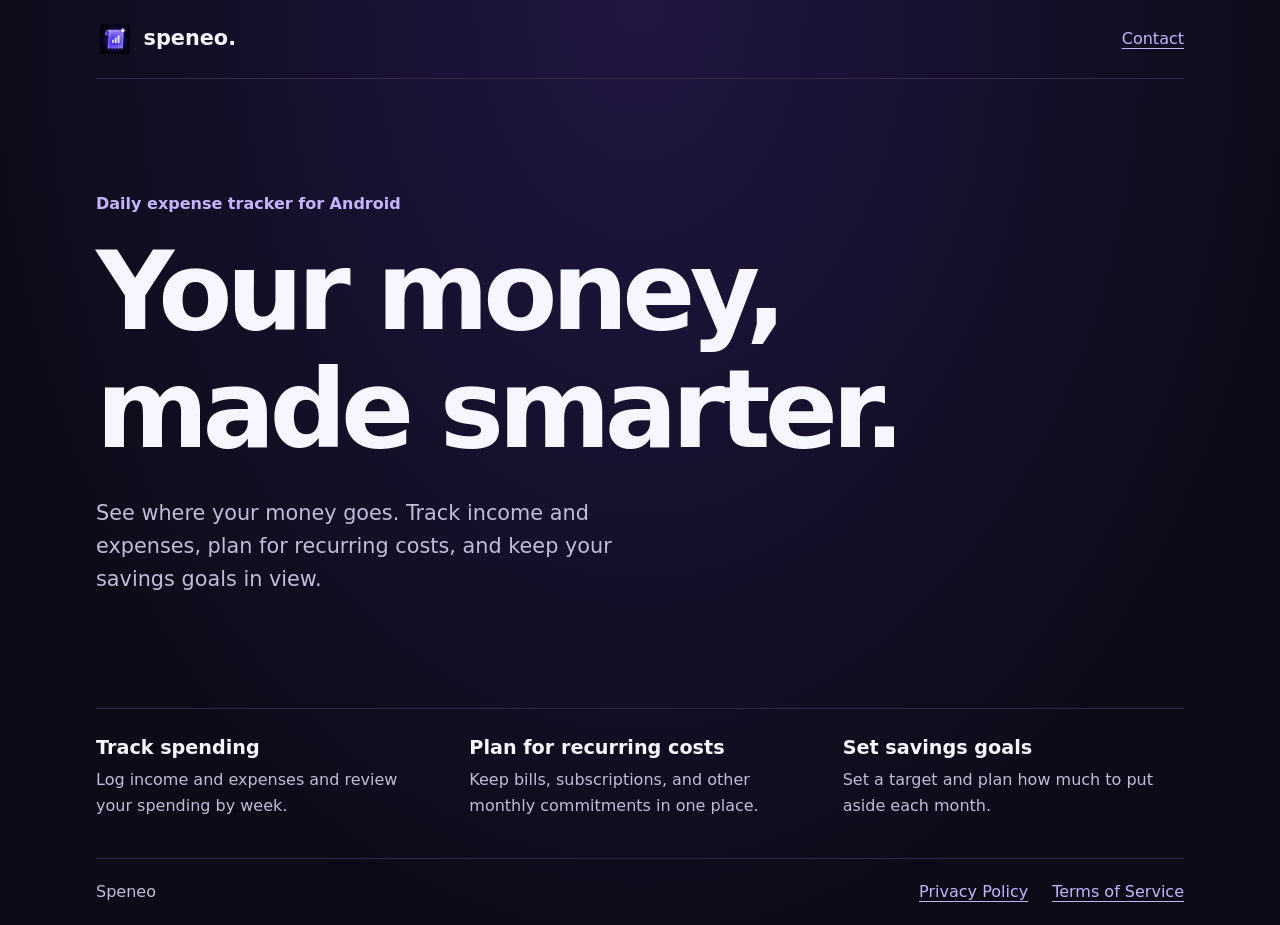
<file: index.html>
<!doctype html>
<html lang="en">
<head>
  <meta charset="utf-8">
  <meta name="viewport" content="width=device-width, initial-scale=1">
  <meta name="description" content="Speneo is an Android app for tracking daily spending, recurring costs, and savings goals.">
  <title>Speneo — Daily Expense Tracker</title>
  <link rel="icon" href="speneo-icon.webp" type="image/webp">
  <link rel="stylesheet" href="site.css">
</head>
<body>
  <header class="site-header wrap">
    <a class="brand" href="./">
      <img src="speneo-icon.webp" alt="" width="38" height="38">
      <span>speneo.</span>
    </a>
    <nav aria-label="Main navigation">
      <a href="mailto:official.speneo@gmail.com">Contact</a>
    </nav>
  </header>
  <main class="wrap">
    <section class="hero" aria-labelledby="page-title">
      <p class="product-label">Daily expense tracker for Android</p>
      <h1 id="page-title">Your money,<br>made smarter.</h1>
      <p class="intro">See where your money goes. Track income and expenses, plan for recurring costs, and keep your savings goals in view.</p>
    </section>
    <section class="features" aria-label="What you can do with Speneo">
      <div>
        <h2>Track spending</h2>
        <p>Log income and expenses and review your spending by week.</p>
      </div>
      <div>
        <h2>Plan for recurring costs</h2>
        <p>Keep bills, subscriptions, and other monthly commitments in one place.</p>
      </div>
      <div>
        <h2>Set savings goals</h2>
        <p>Set a target and plan how much to put aside each month.</p>
      </div>
    </section>
  </main>
  <footer class="site-footer wrap">
    <span>Speneo</span>
    <nav aria-label="Legal and support">
      <a href="privacy/">Privacy Policy</a>
      <a href="terms/">Terms of Service</a>
    </nav>
  </footer>
</body>
</html>
</file>
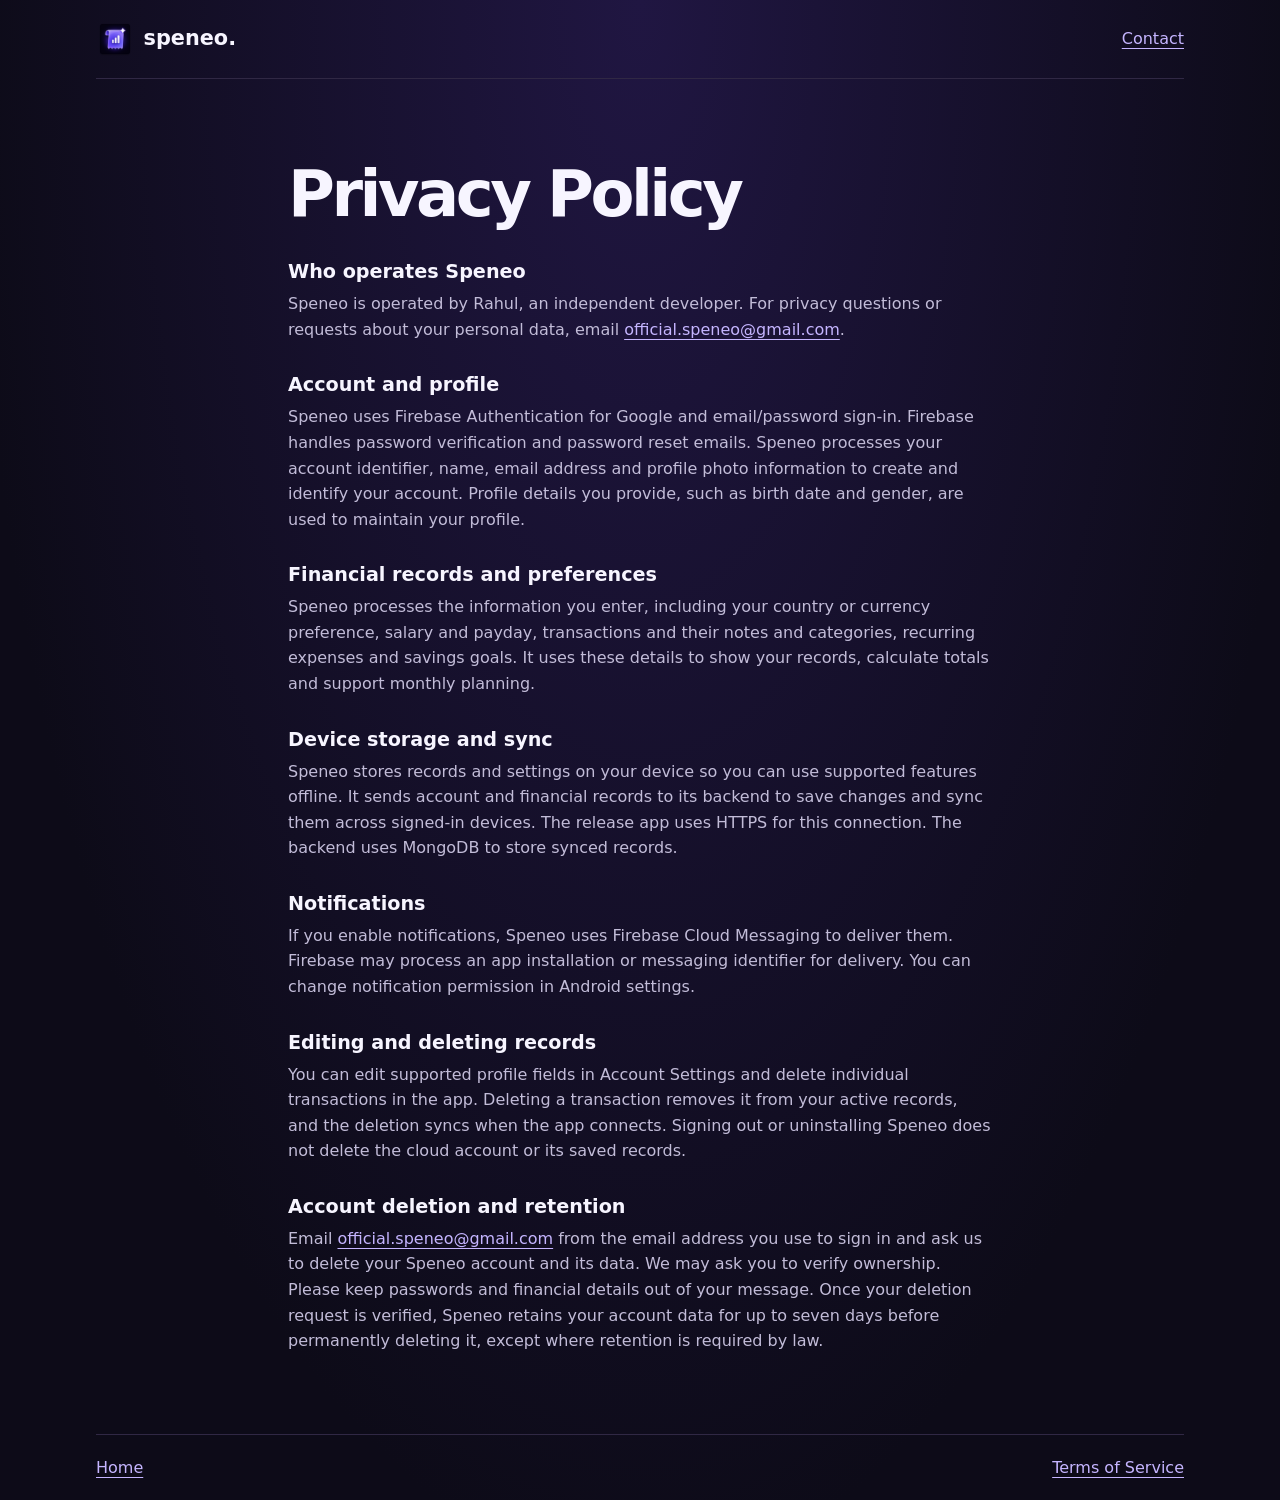
<file: privacy/index.html>
<!doctype html>
<html lang="en">
<head>
  <meta charset="utf-8">
  <meta name="viewport" content="width=device-width, initial-scale=1">
  <title>Privacy Policy — Speneo</title>
  <link rel="icon" href="../speneo-icon.webp" type="image/webp">
  <link rel="stylesheet" href="../site.css">
</head>
<body>
  <header class="site-header wrap">
    <a class="brand" href="../">
      <img src="../speneo-icon.webp" alt="" width="38" height="38">
      <span>speneo.</span>
    </a>
    <nav aria-label="Main navigation">
      <a href="mailto:official.speneo@gmail.com">Contact</a>
    </nav>
  </header>
  <main class="wrap legal">
    <h1>Privacy Policy</h1>
    <section>
      <h2>Who operates Speneo</h2>
      <p>Speneo is operated by Rahul, an independent developer. For privacy questions or requests about your personal data, email <a href="mailto:official.speneo@gmail.com">official.speneo@gmail.com</a>.</p>
    </section>
    <section>
      <h2>Account and profile</h2>
      <p>Speneo uses Firebase Authentication for Google and email/password sign-in. Firebase handles password verification and password reset emails. Speneo processes your account identifier, name, email address and profile photo information to create and identify your account. Profile details you provide, such as birth date and gender, are used to maintain your profile.</p>
    </section>
    <section>
      <h2>Financial records and preferences</h2>
      <p>Speneo processes the information you enter, including your country or currency preference, salary and payday, transactions and their notes and categories, recurring expenses and savings goals. It uses these details to show your records, calculate totals and support monthly planning.</p>
    </section>
    <section>
      <h2>Device storage and sync</h2>
      <p>Speneo stores records and settings on your device so you can use supported features offline. It sends account and financial records to its backend to save changes and sync them across signed-in devices. The release app uses HTTPS for this connection. The backend uses MongoDB to store synced records.</p>
    </section>
    <section>
      <h2>Notifications</h2>
      <p>If you enable notifications, Speneo uses Firebase Cloud Messaging to deliver them. Firebase may process an app installation or messaging identifier for delivery. You can change notification permission in Android settings.</p>
    </section>
    <section>
      <h2>Editing and deleting records</h2>
      <p>You can edit supported profile fields in Account Settings and delete individual transactions in the app. Deleting a transaction removes it from your active records, and the deletion syncs when the app connects. Signing out or uninstalling Speneo does not delete the cloud account or its saved records.</p>
    </section>
    <section>
      <h2>Account deletion and retention</h2>
      <p>Email <a href="mailto:official.speneo@gmail.com?subject=Speneo%20account%20deletion%20request">official.speneo@gmail.com</a> from the email address you use to sign in and ask us to delete your Speneo account and its data. We may ask you to verify ownership. Please keep passwords and financial details out of your message. Once your deletion request is verified, Speneo retains your account data for up to seven days before permanently deleting it, except where retention is required by law.</p>
    </section>
  </main>
  <footer class="site-footer wrap">
    <a href="../">Home</a>
    <nav aria-label="Legal and support">
      <a href="../terms/">Terms of Service</a>
    </nav>
  </footer>
</body>
</html>
</file>
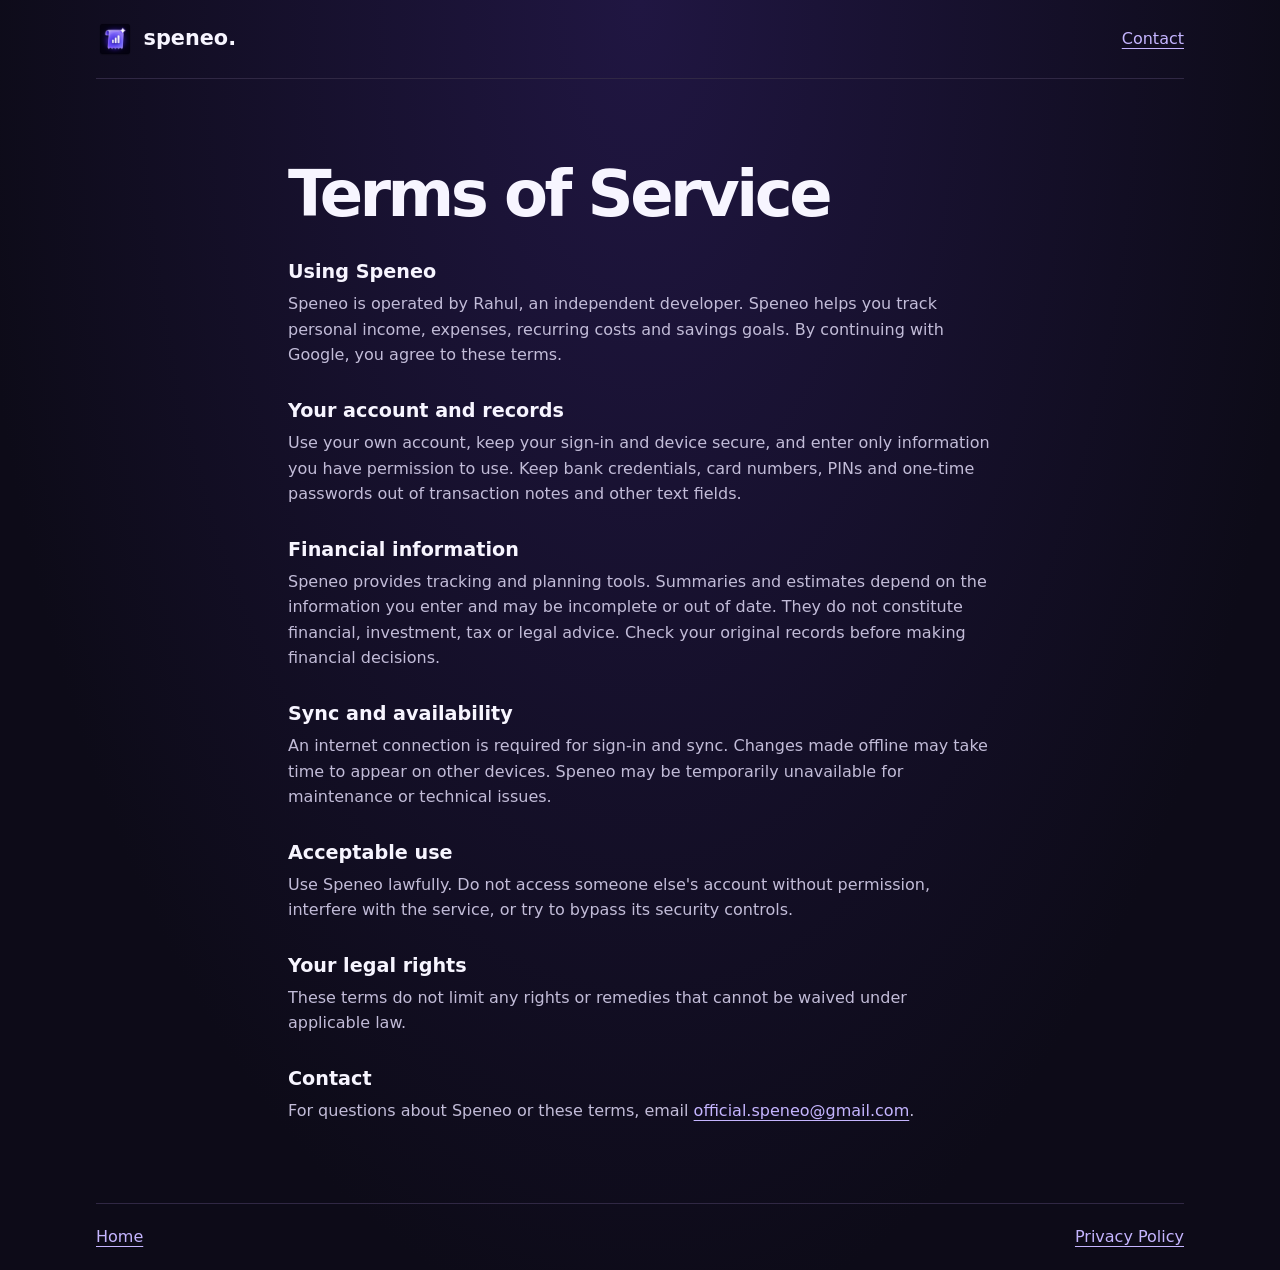
<file: terms/index.html>
<!doctype html>
<html lang="en">
<head>
  <meta charset="utf-8">
  <meta name="viewport" content="width=device-width, initial-scale=1">
  <title>Terms of Service — Speneo</title>
  <link rel="icon" href="../speneo-icon.webp" type="image/webp">
  <link rel="stylesheet" href="../site.css">
</head>
<body>
  <header class="site-header wrap">
    <a class="brand" href="../">
      <img src="../speneo-icon.webp" alt="" width="38" height="38">
      <span>speneo.</span>
    </a>
    <nav aria-label="Main navigation">
      <a href="mailto:official.speneo@gmail.com">Contact</a>
    </nav>
  </header>
  <main class="wrap legal">
    <h1>Terms of Service</h1>
    <section>
      <h2>Using Speneo</h2>
      <p>Speneo is operated by Rahul, an independent developer. Speneo helps you track personal income, expenses, recurring costs and savings goals. By continuing with Google, you agree to these terms.</p>
    </section>
    <section>
      <h2>Your account and records</h2>
      <p>Use your own account, keep your sign-in and device secure, and enter only information you have permission to use. Keep bank credentials, card numbers, PINs and one-time passwords out of transaction notes and other text fields.</p>
    </section>
    <section>
      <h2>Financial information</h2>
      <p>Speneo provides tracking and planning tools. Summaries and estimates depend on the information you enter and may be incomplete or out of date. They do not constitute financial, investment, tax or legal advice. Check your original records before making financial decisions.</p>
    </section>
    <section>
      <h2>Sync and availability</h2>
      <p>An internet connection is required for sign-in and sync. Changes made offline may take time to appear on other devices. Speneo may be temporarily unavailable for maintenance or technical issues.</p>
    </section>
    <section>
      <h2>Acceptable use</h2>
      <p>Use Speneo lawfully. Do not access someone else's account without permission, interfere with the service, or try to bypass its security controls.</p>
    </section>
    <section>
      <h2>Your legal rights</h2>
      <p>These terms do not limit any rights or remedies that cannot be waived under applicable law.</p>
    </section>
    <section>
      <h2>Contact</h2>
      <p>For questions about Speneo or these terms, email <a href="mailto:official.speneo@gmail.com">official.speneo@gmail.com</a>.</p>
    </section>
  </main>
  <footer class="site-footer wrap">
    <a href="../">Home</a>
    <nav aria-label="Legal and support">
      <a href="../privacy/">Privacy Policy</a>
    </nav>
  </footer>
</body>
</html>
</file>
<file: site.css>
:root {
  color-scheme: dark;
  --background: #0d0b18;
  --text: #f7f5ff;
  --muted: #c2bcd8;
  --accent: #c5b5ff;
  --border: #302844;
  font-family: system-ui, sans-serif;
  line-height: 1.6;
}

* { box-sizing: border-box; }

body {
  min-width: 0;
  margin: 0;
  color: var(--text);
  background: radial-gradient(ellipse at top, #201642, var(--background) 42rem);
}

a { color: var(--accent); text-underline-offset: 0.22em; }

a:hover { color: var(--text); }

a:focus-visible { outline: 2px solid var(--accent); outline-offset: 4px; }

.wrap { width: min(68rem, calc(100% - 3rem)); margin-inline: auto; }

.site-header, .site-footer {
  display: flex;
  flex-wrap: wrap;
  align-items: center;
  justify-content: space-between;
  gap: 1rem;
  padding-block: 1.25rem;
}

.site-header { border-bottom: 1px solid var(--border); }

.site-header nav, .site-footer nav { display: flex; flex-wrap: wrap; gap: 0.5rem 1.5rem; }

.brand {
  display: inline-flex;
  align-items: center;
  gap: 0.6rem;
  color: var(--text);
  font-size: 1.3rem;
  font-weight: 750;
  text-decoration: none;
}

.brand img { border-radius: 0.7rem; }

.hero { padding-block: clamp(3.5rem, 11vw, 7rem); }

.product-label { margin: 0 0 1rem; color: var(--accent); font-weight: 650; }

h1, h2 { line-height: 1.1; }

h1 {
  margin: 0;
  font-size: clamp(2.65rem, 10vw, 6.75rem);
  letter-spacing: -0.055em;
}

.intro {
  max-width: 33rem;
  margin: 1.65rem 0 0;
  color: var(--muted);
  font-size: clamp(1.1rem, 2.5vw, 1.3rem);
}

.features {
  display: grid;
  grid-template-columns: repeat(auto-fit, minmax(min(100%, 16rem), 1fr));
  gap: 1.5rem 2rem;
  padding-block: 1.75rem 2.5rem;
  border-top: 1px solid var(--border);
}

.features h2, .legal h2 { margin: 0 0 0.55rem; font-size: 1.2rem; }

.features p, .legal p { margin: 0; color: var(--muted); }

.site-footer { border-top: 1px solid var(--border); color: var(--muted); }

.legal {
  max-width: 44rem;
  padding-block: clamp(2.5rem, 7vw, 5rem);
  overflow-wrap: anywhere;
}

.legal h1 { font-size: clamp(2.4rem, 7vw, 4rem); }

.legal section { margin-top: 2rem; }
</file>
